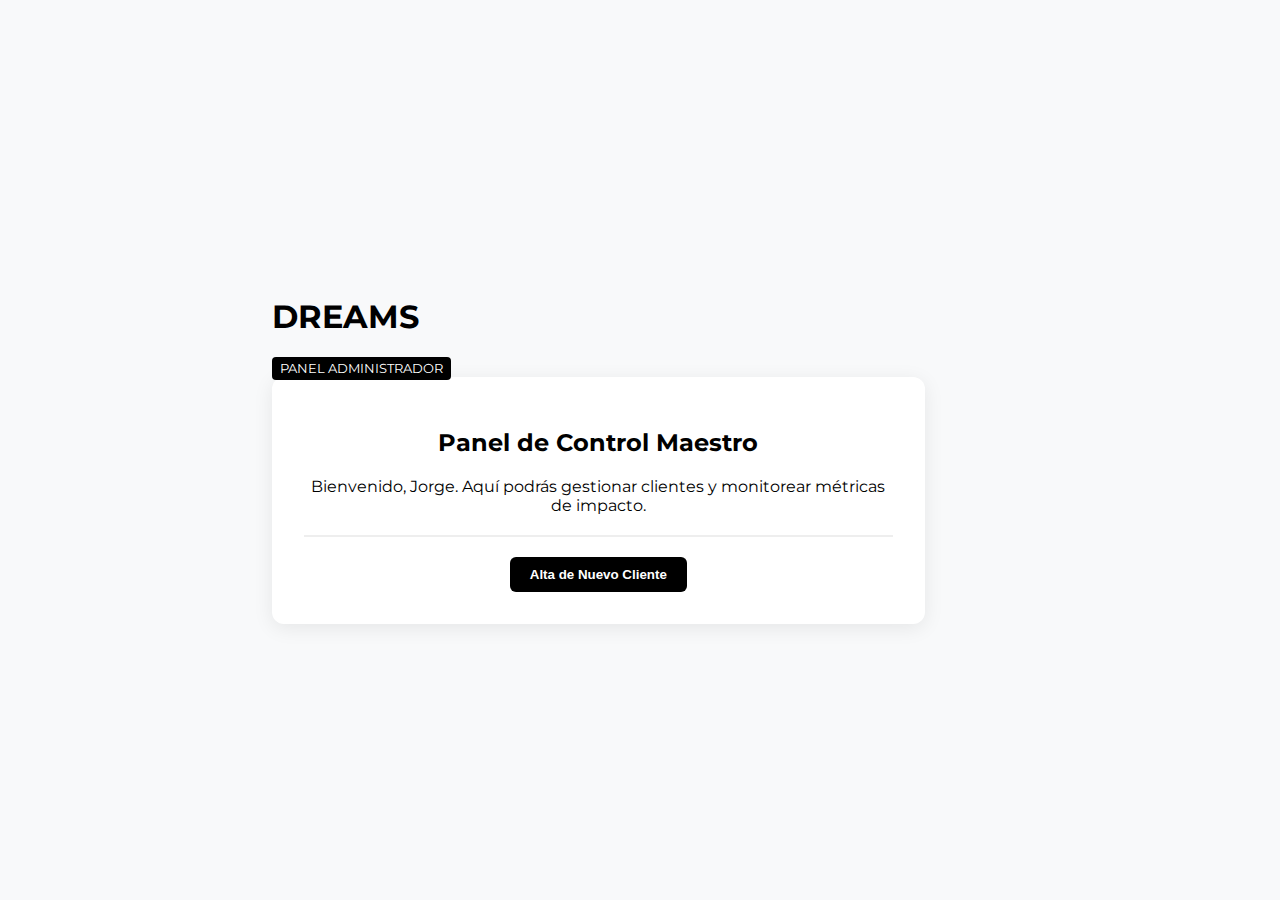
<file: public/admin.html>
<!DOCTYPE html>
<html lang="es">
<head>
    <meta charset="UTF-8">
    <meta name="viewport" content="width=device-width, initial-scale=1.0">
    <title>Admin | Dreams</title>
    <link href="https://fonts.googleapis.com/css2?family=Montserrat:wght@300;400;600&display=swap" rel="stylesheet">
    <link rel="stylesheet" href="assets/css/style.css">
</head>
<body>
    <div id="app">
        <header class="navbar">
            <h1 class="logo">DREAMS</h1>
            <span style="font-size: 0.8rem; background: #000; color: #fff; padding: 4px 8px; border-radius: 4px;">PANEL ADMINISTRADOR</span>
        </header>

        <main class="container">
            <div class="card" style="width: 80%; max-width: 800px;">
                <h2>Panel de Control Maestro</h2>
                <p>Bienvenido, Jorge. Aquí podrás gestionar clientes y monitorear métricas de impacto.</p>
                <hr style="border: 0.5px solid #eee; margin: 20px 0;">
                <div id="admin-actions">
                    <button class="btn-primary" style="width: auto; padding: 10px 20px;">Alta de Nuevo Cliente</button>
                </div>
            </div>
        </main>
    </div>
    </body>
</html>
</file>
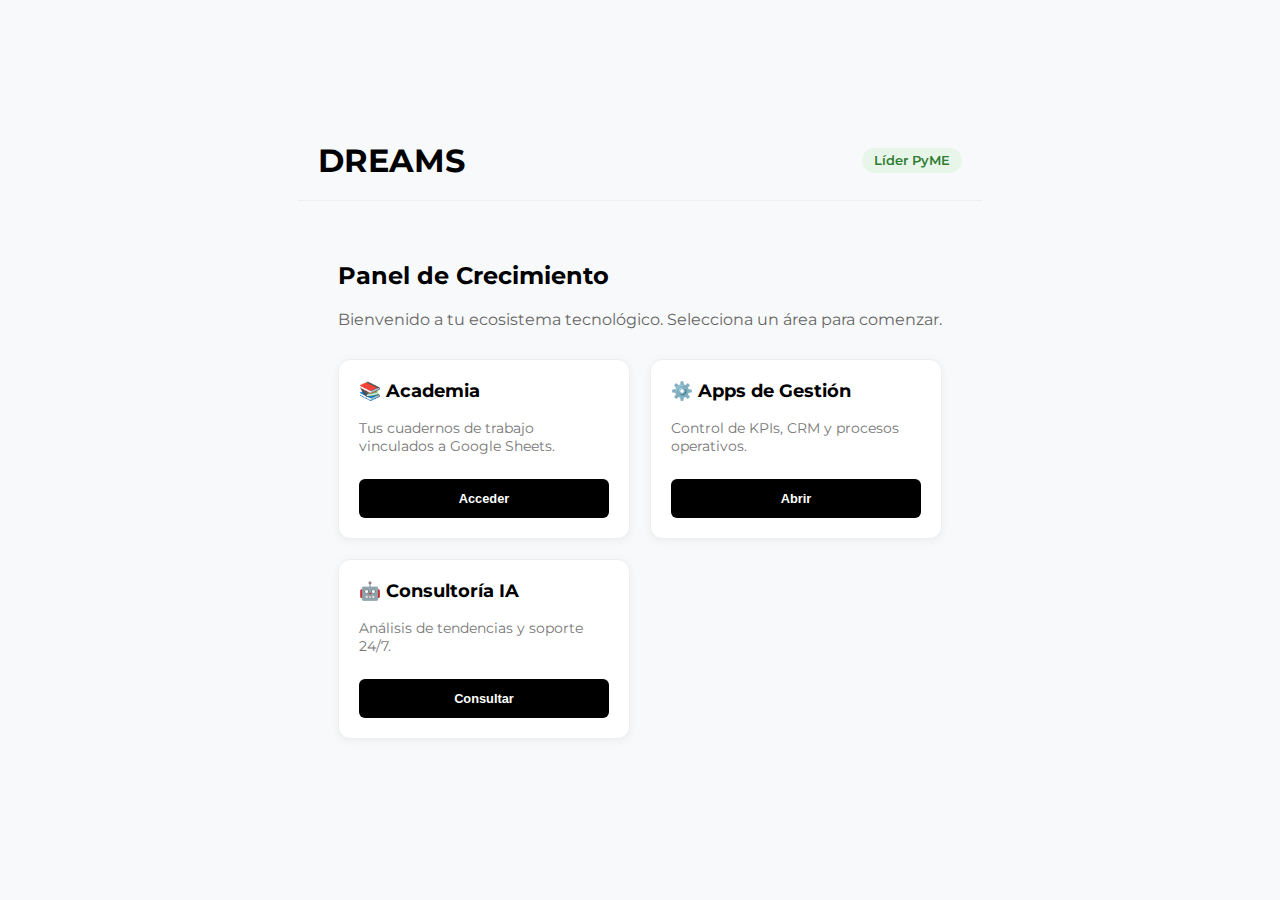
<file: public/dashboard.html>
<!DOCTYPE html>
<html lang="es">
<head>
    <meta charset="UTF-8">
    <meta name="viewport" content="width=device-width, initial-scale=1.0">
    <title>Dashboard | Dreams</title>
    <link href="https://fonts.googleapis.com/css2?family=Montserrat:wght@300;400;600&display=swap" rel="stylesheet">
    <link rel="stylesheet" href="assets/css/style.css">
    <style>
        .welcome-container { padding: 40px; max-width: 1000px; margin: 0 auto; }
        .status-badge { background: #e8f5e9; color: #2e7d32; padding: 5px 12px; border-radius: 20px; font-size: 0.8rem; font-weight: 600; }
        .grid-recursos { display: grid; grid-template-columns: repeat(auto-fit, minmax(250px, 1fr)); gap: 20px; margin-top: 30px; }
        .card-recurso { background: white; border-radius: 12px; padding: 20px; box-shadow: 0 2px 10px rgba(0,0,0,0.05); border: 1px solid #eee; }
        .card-recurso h3 { margin-top: 0; font-size: 1.1rem; }
    </style>
</head>
<body>
    <div id="app">
        <header class="navbar" style="padding: 20px; border-bottom: 1px solid #eee; display: flex; justify-content: space-between; align-items: center;">
            <h1 class="logo" style="margin: 0;">DREAMS</h1>
            <span class="status-badge">Líder PyME</span>
        </header>

        <main class="welcome-container">
            <h2>Panel de Crecimiento</h2>
            <p style="color: #666;">Bienvenido a tu ecosistema tecnológico. Selecciona un área para comenzar.</p>
            
            <div class="grid-recursos">
                <section class="card-recurso">
                    <h3>📚 Academia</h3>
                    <p style="font-size: 0.9rem; color: #777;">Tus cuadernos de trabajo vinculados a Google Sheets.</p>
                    <button class="btn-primary" 
                            onclick="window.location.href='academia.html'" 
                            style="margin-top: 10px; font-size: 0.8rem;">
                        Acceder
                    </button>
                </section>

                <section class="card-recurso">
                    <h3>⚙️ Apps de Gestión</h3>
                    <p style="font-size: 0.9rem; color: #777;">Control de KPIs, CRM y procesos operativos.</p>
                    <button class="btn-primary" style="margin-top: 10px; font-size: 0.8rem;">Abrir</button>
                </section>

                <section class="card-recurso">
                    <h3>🤖 Consultoría IA</h3>
                    <p style="font-size: 0.9rem; color: #777;">Análisis de tendencias y soporte 24/7.</p>
                    <button class="btn-primary" style="margin-top: 10px; font-size: 0.8rem;">Consultar</button>
                </section>
            </div>
        </main>
    </div>
</body>
</html>
</file>
<file: public/assets/css/style.css>
body {
    font-family: 'Montserrat', sans-serif;
    background-color: #f8f9fa; /* Gris muy claro, profesional */
    margin: 0;
    display: flex;
    justify-content: center;
    align-items: center;
    height: 100vh;
}

.card {
    background: white;
    padding: 2rem;
    border-radius: 12px;
    box-shadow: 0 4px 20px rgba(0,0,0,0.08);
    width: 350px;
    text-align: center;
}

input {
    width: 100%;
    padding: 12px;
    margin: 10px 0;
    border: 1px solid #ddd;
    border-radius: 6px;
    box-sizing: border-box;
}

.btn-primary {
    background-color: #000; /* Negro para contraste elegante */
    color: white;
    border: none;
    padding: 12px;
    width: 100%;
    border-radius: 6px;
    cursor: pointer;
    font-weight: 600;
}
</file>
